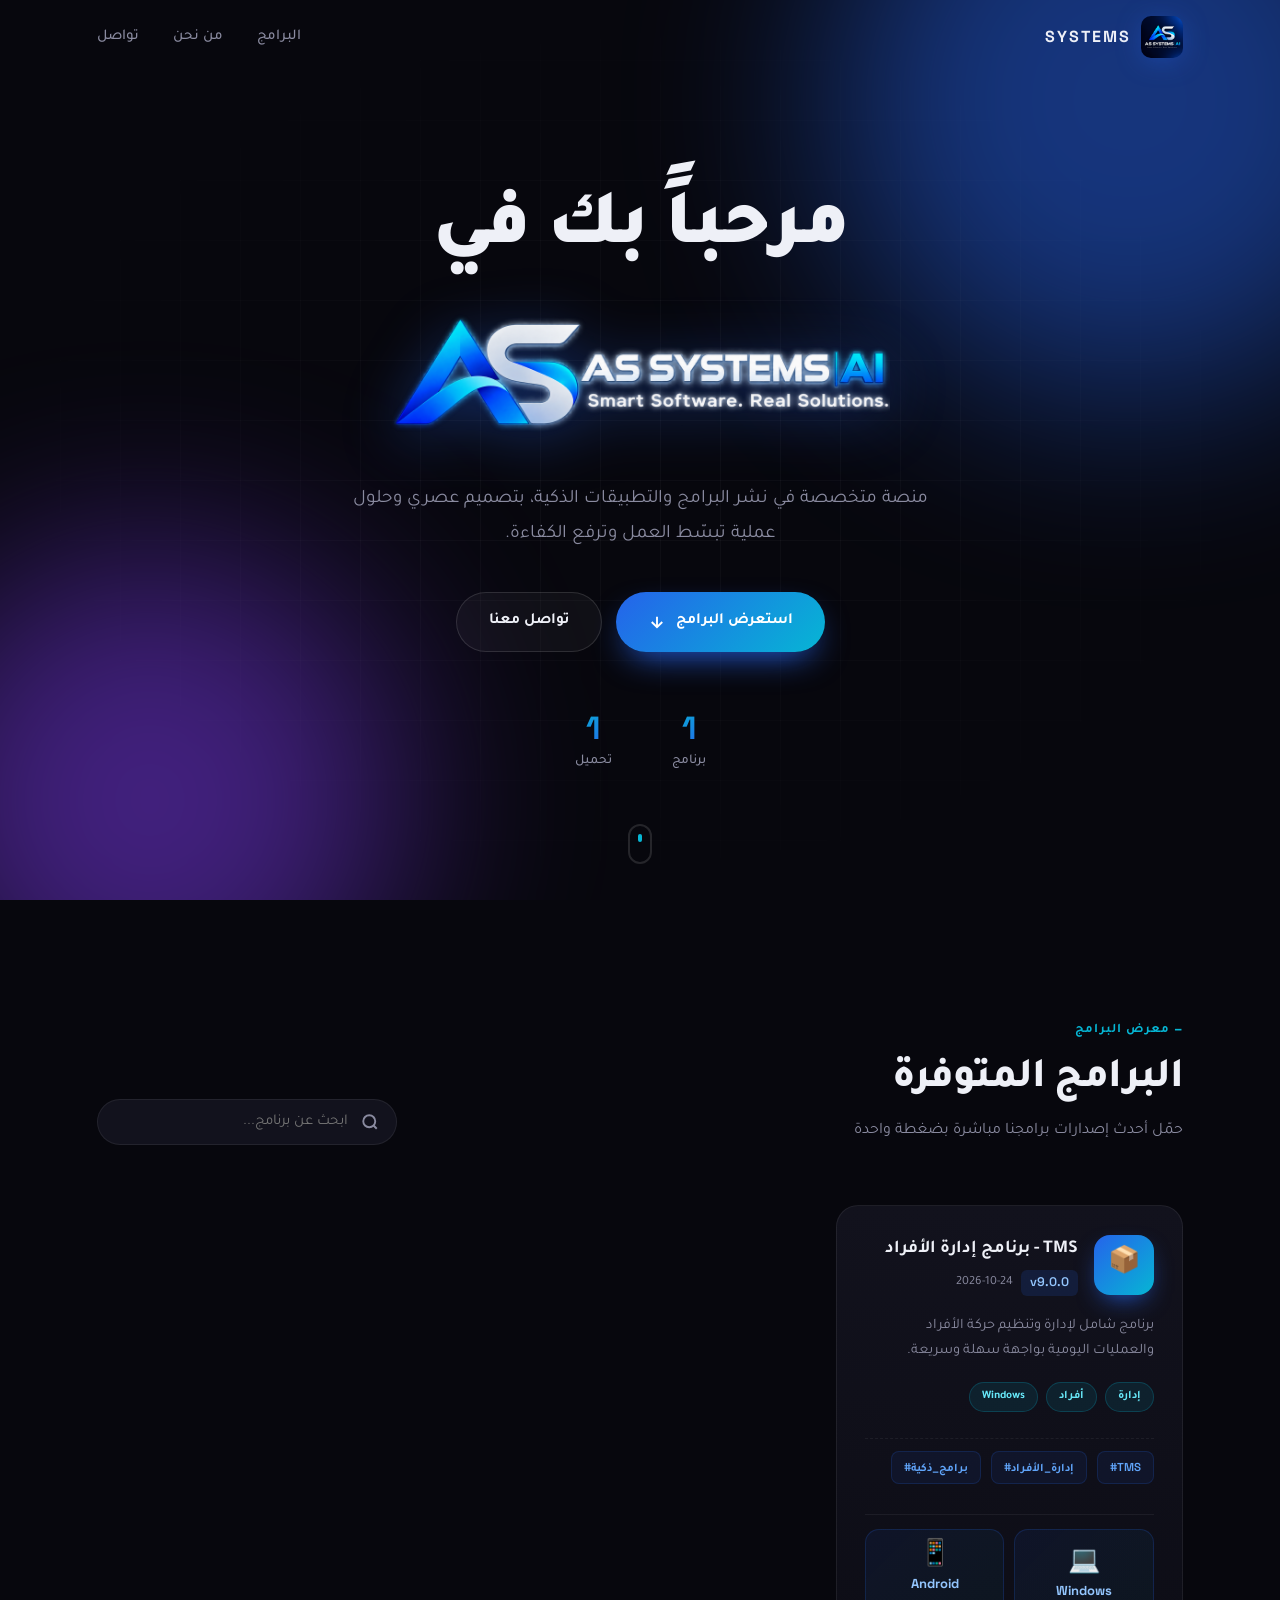
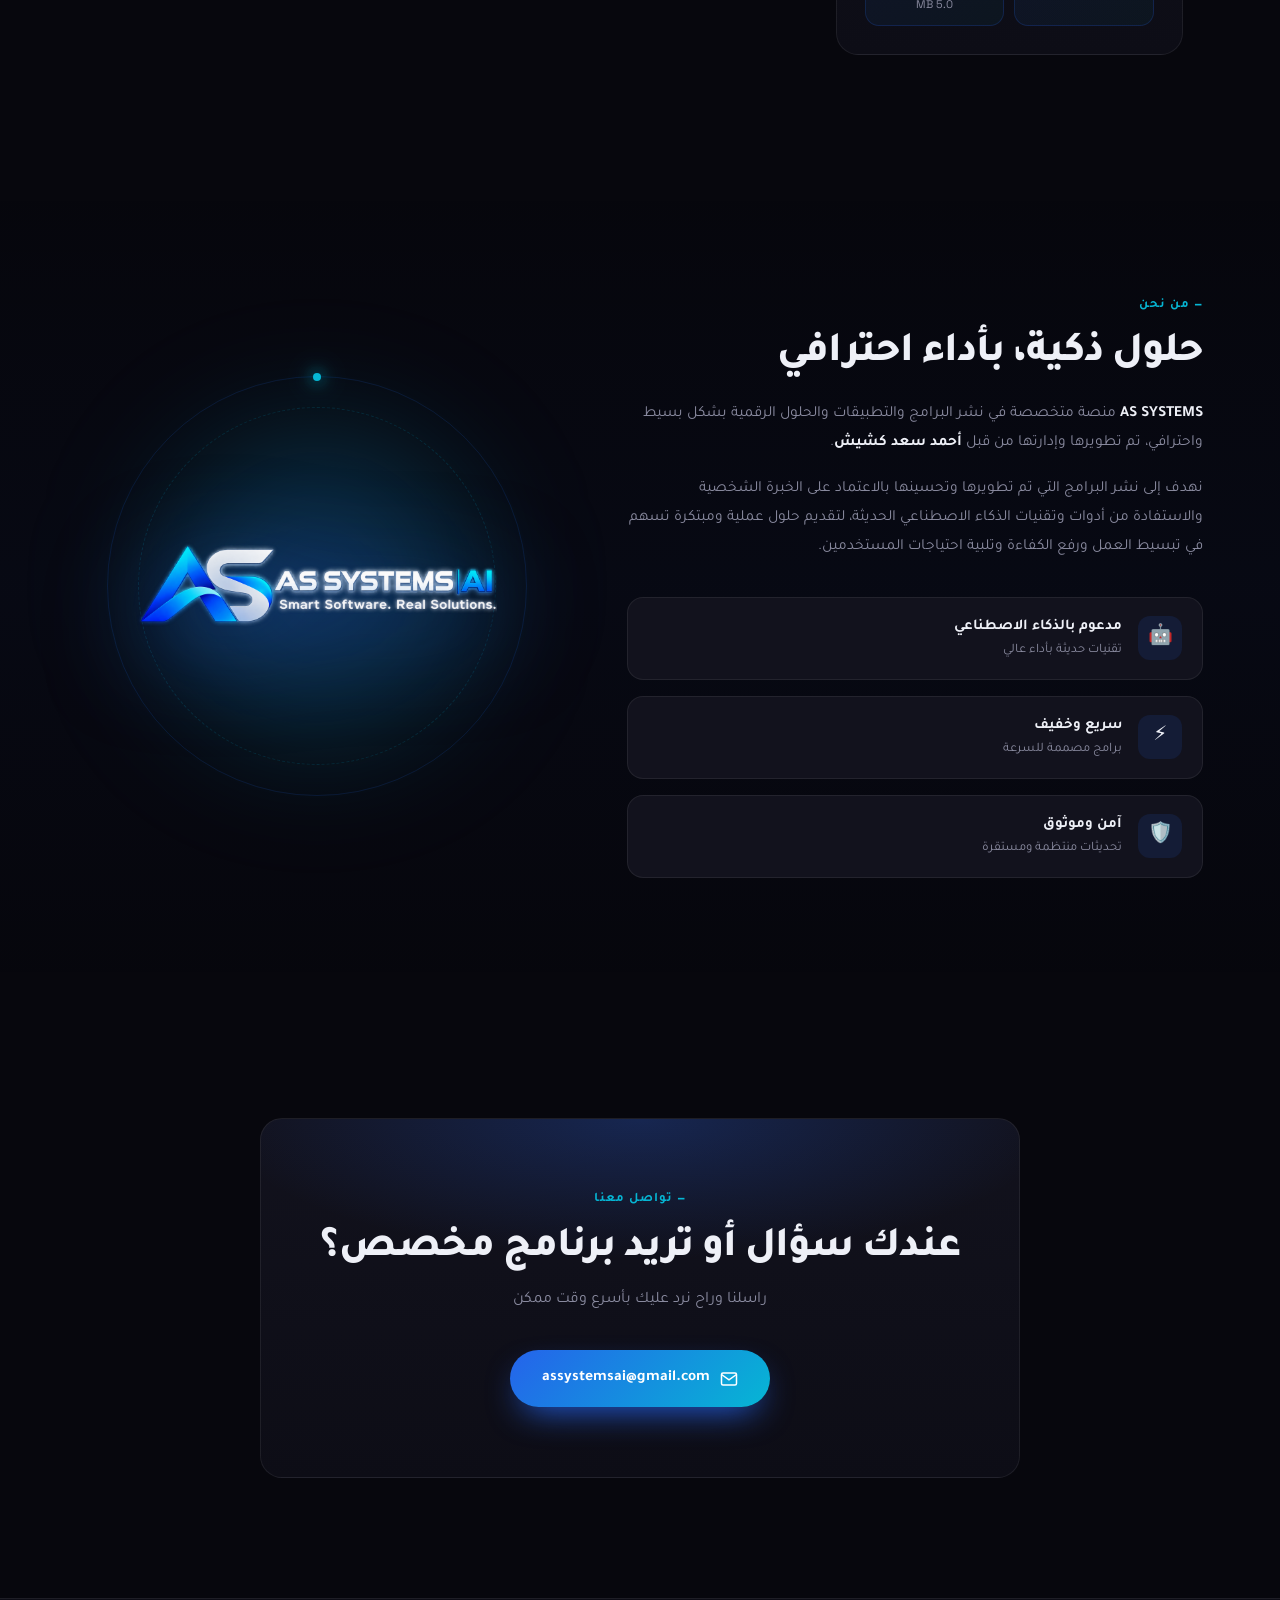
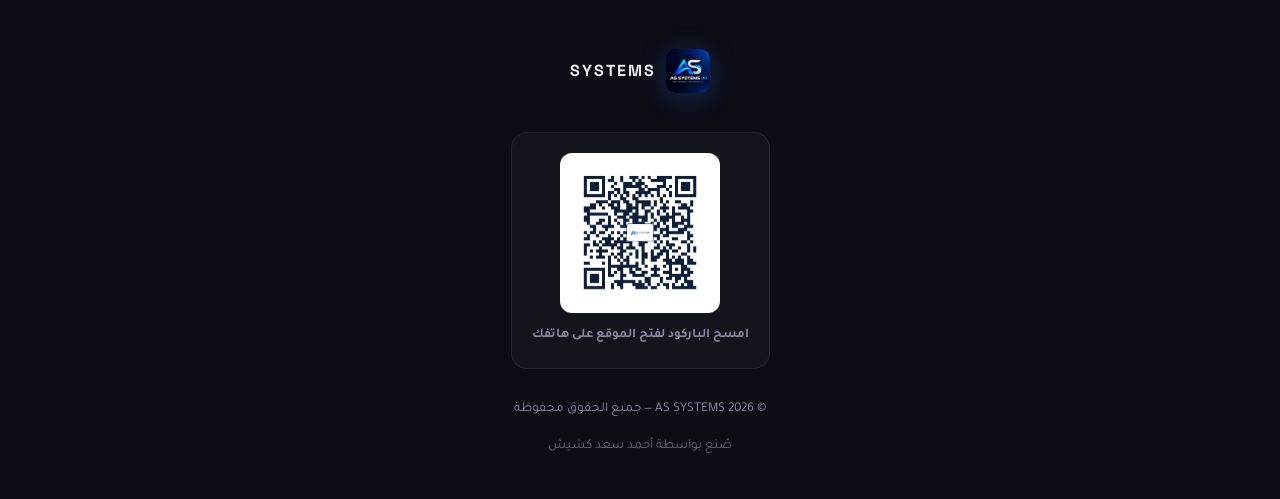
<file: index.html>
<!DOCTYPE html>
<html lang="ar" dir="rtl">
<head>
<meta charset="UTF-8" />
<meta name="viewport" content="width=device-width, initial-scale=1.0" />
<meta name="description" content="AS SYSTEMS — منصة نشر البرامج والتطبيقات الذكية من تطوير أحمد سعد كشيش" />
<meta name="keywords" content="AS SYSTEMS, أحمد سعد كشيش, برامج, تطبيقات, ذكاء اصطناعي" />
<meta name="theme-color" content="#07070d" />
<title>AS SYSTEMS — برامج وحلول ذكية</title>

<!-- أيقونة المتصفح (اللوجو المربع) -->
<link rel="icon" type="image/png" href="logo.png" />

<link rel="preconnect" href="https://fonts.googleapis.com">
<link rel="preconnect" href="https://fonts.gstatic.com" crossorigin>
<link rel="preload" as="style" href="https://fonts.googleapis.com/css2?family=Tajawal:wght@400;500;700;800;900&family=Space+Grotesk:wght@500;600;700&display=swap">
<link rel="stylesheet" href="https://fonts.googleapis.com/css2?family=Tajawal:wght@400;500;700;800;900&family=Space+Grotesk:wght@500;600;700&display=swap">
<link rel="stylesheet" href="styles.css?v=9" />

<style>
  *{margin:0;padding:0;box-sizing:border-box}
  html,body{background:#07070d;color:#eef0f7;font-family:'Tajawal',system-ui,sans-serif;overflow-x:hidden}
  body{opacity:0;transition:opacity .3s ease}
  body.loaded{opacity:1}
  #preloader{position:fixed;inset:0;z-index:9999;background:#07070d;display:flex;align-items:center;justify-content:center;transition:opacity .4s ease,visibility .4s ease}
  #preloader.hidden{opacity:0;visibility:hidden}
  .loader-logo{font-family:'Space Grotesk',sans-serif;font-size:28px;font-weight:700;color:#eef0f7;display:flex;align-items:center;gap:12px}
  .loader-mark{width:48px;height:48px;border-radius:12px;overflow:hidden;display:grid;place-items:center;animation:loadPulse 1.5s ease-in-out infinite}
  .loader-mark img{width:100%;height:100%;object-fit:contain}
  @keyframes loadPulse{0%,100%{transform:scale(1);filter:drop-shadow(0 0 0 rgba(37,99,235,.4))}50%{transform:scale(1.05);filter:drop-shadow(0 0 20px rgba(37,99,235,.6))}}
</style>
</head>
<body>

<div id="preloader">
  <div class="loader-logo">
    <span class="loader-mark">
      <img src="logo.png" alt="AS SYSTEMS" /> <!-- المربع -->
    </span>
    <span>SYSTEMS</span>
  </div>
</div>

<header class="nav" id="nav">
  <div class="nav-inner">
    <a href="#" class="logo">
      <img src="logo.png" alt="AS SYSTEMS" class="logo-img" /> <!-- المربع -->
      <span class="logo-text">SYSTEMS</span>
    </a>
    <nav class="nav-links">
      <a href="#apps">البرامج</a>
      <a href="#about">من نحن</a>
      <a href="#contact">تواصل</a>
    </nav>
    <button class="menu-btn" id="menuBtn" aria-label="القائمة">
      <span></span><span></span><span></span>
    </button>
  </div>
</header>

<section class="hero">
  <div class="hero-bg">
    <div class="orb orb-1"></div>
    <div class="orb orb-2"></div>
    <div class="grid-lines"></div>
  </div>
  <div class="hero-content">
    <h1>
      مرحباً بك في
      <br>
      <!-- اللوجو المستطيل هنا -->
      <img src="logo-full.png" alt="AS SYSTEMS" class="hero-logo-img" />
    </h1>
    <p class="hero-sub">
      منصة متخصصة في نشر البرامج والتطبيقات الذكية،
      بتصميم عصري وحلول عملية تبسّط العمل وترفع الكفاءة.
    </p>
    <div class="hero-actions">
      <a href="#apps" class="btn btn-primary">
        استعرض البرامج
        <svg width="18" height="18" viewBox="0 0 24 24" fill="none" stroke="currentColor" stroke-width="2.5"><path d="M12 5v14M5 12l7 7 7-7"/></svg>
      </a>
      <a href="#contact" class="btn btn-ghost">تواصل معنا</a>
    </div>
    <div class="hero-stats">
      <div class="stat">
        <div class="stat-num" id="statApps">0</div>
        <div class="stat-lbl">برنامج</div>
      </div>
      <div class="stat">
        <div class="stat-num" id="statDownloads">0</div>
        <div class="stat-lbl">تحميل</div>
      </div>
    </div>
  </div>
  <div class="scroll-hint"><span></span></div>
</section>

<section class="section" id="apps">
  <div class="section-head">
    <div>
      <div class="eyebrow">— معرض البرامج</div>
      <h2>البرامج المتوفرة</h2>
      <p class="section-desc">حمّل أحدث إصدارات برامجنا مباشرة بضغطة واحدة</p>
    </div>
    <div class="search-wrap">
      <svg width="18" height="18" viewBox="0 0 24 24" fill="none" stroke="currentColor" stroke-width="2.5">
        <circle cx="11" cy="11" r="8"/><path d="m21 21-4.3-4.3"/>
      </svg>
      <input id="search" type="text" placeholder="ابحث عن برنامج..." />
    </div>
  </div>
  <div id="appsGrid" class="grid">
    <div class="skeleton"></div>
    <div class="skeleton"></div>
    <div class="skeleton"></div>
  </div>
</section>

<section class="section section-alt" id="about">
  <div class="about-grid">
    <div class="about-text">
      <div class="eyebrow">— من نحن</div>
      <h2>حلول ذكية، بأداء احترافي</h2>
      <p>
        <strong>AS SYSTEMS</strong> منصة متخصصة في نشر البرامج والتطبيقات والحلول الرقمية
        بشكل بسيط واحترافي، تم تطويرها وإدارتها من قبل
        <strong>أحمد سعد كشيش</strong>.
      </p>
      <p>
        نهدف إلى نشر البرامج التي تم تطويرها وتحسينها بالاعتماد على الخبرة الشخصية
        والاستفادة من أدوات وتقنيات الذكاء الاصطناعي الحديثة، لتقديم حلول عملية
        ومبتكرة تسهم في تبسيط العمل ورفع الكفاءة وتلبية احتياجات المستخدمين.
      </p>
      <div class="about-features">
        <div class="feat">
          <div class="feat-ico">🤖</div>
          <div>
            <div class="feat-t">مدعوم بالذكاء الاصطناعي</div>
            <div class="feat-d">تقنيات حديثة بأداء عالي</div>
          </div>
        </div>
        <div class="feat">
          <div class="feat-ico">⚡</div>
          <div>
            <div class="feat-t">سريع وخفيف</div>
            <div class="feat-d">برامج مصممة للسرعة</div>
          </div>
        </div>
        <div class="feat">
          <div class="feat-ico">🛡️</div>
          <div>
            <div class="feat-t">آمن وموثوق</div>
            <div class="feat-d">تحديثات منتظمة ومستقرة</div>
          </div>
        </div>
      </div>
    </div>
    <div class="about-visual">
      <div class="logo-showcase">
        <div class="logo-glow"></div>
        <div class="logo-rings"></div>
        <!-- اللوجو المستطيل المتحرك -->
        <img src="logo-full.png" alt="AS SYSTEMS" class="logo-big" />
      </div>
    </div>
  </div>
</section>

<section class="section" id="contact">
  <div class="contact-box">
    <div class="eyebrow">— تواصل معنا</div>
    <h2>عندك سؤال أو تريد برنامج مخصص؟</h2>
    <p class="section-desc">راسلنا وراح نرد عليك بأسرع وقت ممكن</p>
    <div class="contact-actions">
      <a href="mailto:assystemsai@gmail.com" class="btn btn-primary">
        <svg width="18" height="18" viewBox="0 0 24 24" fill="none" stroke="currentColor" stroke-width="2"><rect x="2" y="4" width="20" height="16" rx="2"/><path d="m22 6-10 7L2 6"/></svg>
        assystemsai@gmail.com
      </a>
    </div>
  </div>
</section>

<footer>
  <div class="footer-inner">
    <div class="logo">
      <img src="logo.png" alt="AS SYSTEMS" class="logo-img" /> <!-- المربع -->
      <span class="logo-text">SYSTEMS</span>
    </div>
    
    <!-- 🔲 الباركود الجديد هنا 🔲 -->
    <div class="footer-qr">
      <img src="qr-code.png" alt="Scan to open on mobile" />
      <p>امسح الباركود لفتح الموقع على هاتفك</p>
    </div>

    <p>© <span id="year"></span> AS SYSTEMS — جميع الحقوق محفوظة</p>
    <p class="footer-credit">صُنع بواسطة أحمد سعد كشيش</p>
  </div>
</footer>

<div class="modal-overlay" id="downloadModal">
  <div class="modal-box">
    <button class="modal-close" id="modalClose" aria-label="إغلاق">✕</button>
    <div class="modal-icon">📥</div>
    <h3 class="modal-title">قبل التحميل</h3>
    <p class="modal-sub">الرجاء إدخال معلوماتك لتحميل <strong id="modalAppName"></strong></p>
    <form id="downloadForm" class="modal-form">
      <div class="form-group">
        <label for="userName">الاسم الكامل *</label>
        <input type="text" id="userName" required placeholder="مثال: أحمد محمد" />
      </div>
      <div class="form-group">
        <label for="userOrg">المؤسسة / جهة العمل *</label>
        <input type="text" id="userOrg" required placeholder="مثال: شركة النور" />
      </div>
      <div class="form-group">
        <label for="userEmail">البريد الإلكتروني *</label>
        <input type="email" id="userEmail" required placeholder="you@example.com" />
      </div>
      <button type="submit" class="btn btn-primary modal-submit" id="modalSubmit">
        <span>تأكيد التحميل</span>
      </button>
      <p class="modal-privacy">🔒 معلوماتك محفوظة ولا تُستخدم إلا للتواصل معك بخصوص التحديثات</p>
    </form>
    <div class="modal-success" id="modalSuccess">
      <div class="success-icon">✅</div>
      <h3>شكراً لك!</h3>
      <p>تم تسجيل بياناتك بنجاح</p>
      <p class="small">سيبدأ التحميل تلقائياً...</p>
      <a href="#" id="modalDownloadLink" class="btn btn-primary">التحميل الآن</a>
    </div>
  </div>
</div>

<script src="script.js?v=5"></script>

<script>
  window.addEventListener('load', function() {
    setTimeout(function() {
      var p = document.getElementById('preloader');
      if (p) p.classList.add('hidden');
      document.body.classList.add('loaded');
    }, 200);
  });
  setTimeout(function() {
    var p = document.getElementById('preloader');
    if (p) p.classList.add('hidden');
    document.body.classList.add('loaded');
  }, 3000);
</script>
</body>
</html>
</file>
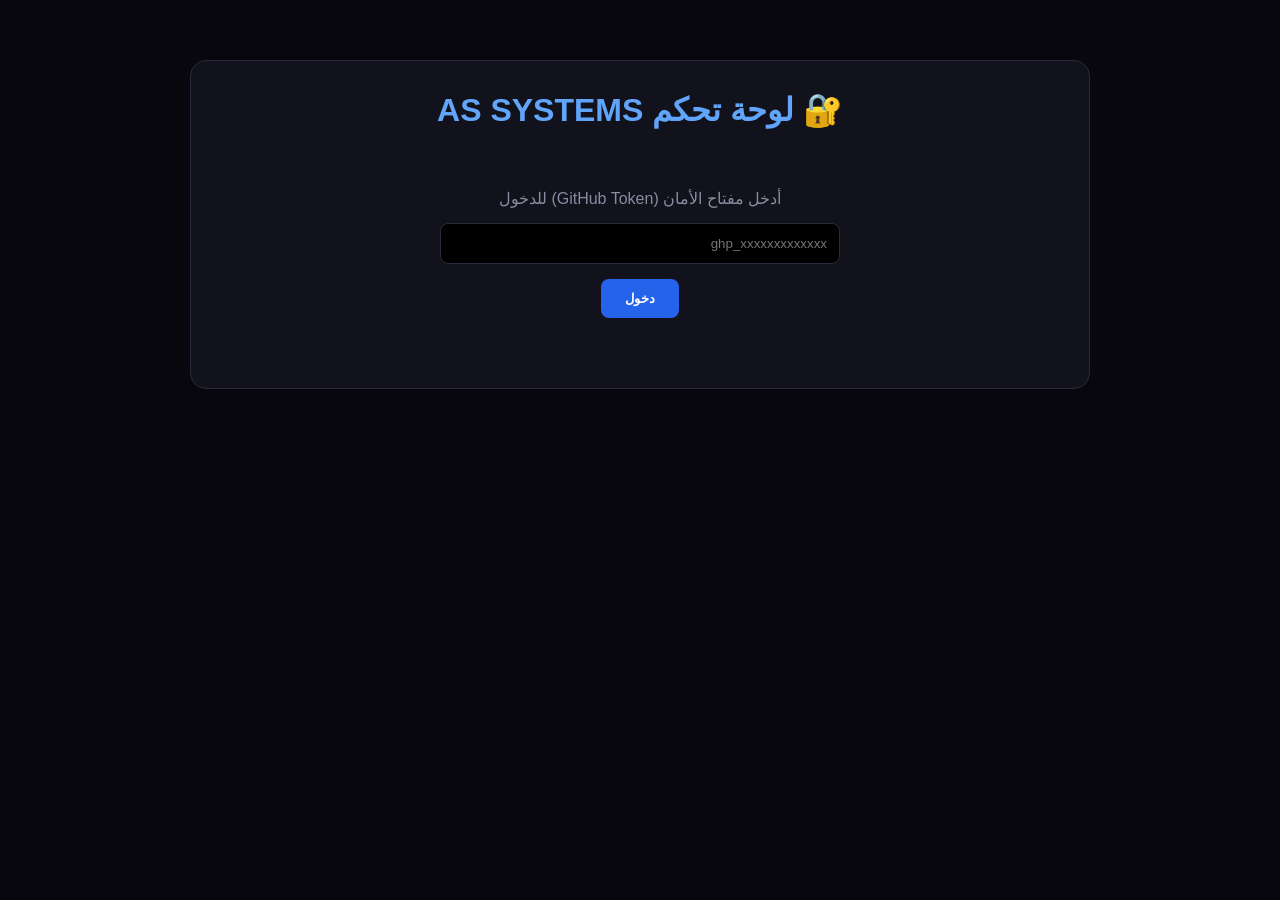
<file: admin.html>
<!DOCTYPE html>
<html lang="ar" dir="rtl">
<head>
<meta charset="UTF-8">
<meta name="viewport" content="width=device-width, initial-scale=1.0">
<title>لوحة التحكم - AS SYSTEMS</title>
<style>
  :root { --bg:#07070d; --surface:#12121d; --border:#2a2a3a; --accent:#2563eb; --text:#eef0f7; }
  * { margin:0; padding:0; box-sizing:border-box; font-family:'Tajawal', sans-serif; }
  body { background:var(--bg); color:var(--text); padding:20px; display:flex; justify-content:center; }
  .container { width:100%; max-width:900px; background:var(--surface); border:1px solid var(--border); border-radius:16px; padding:30px; margin-top:40px; }
  h1 { text-align:center; margin-bottom:20px; color:#60a5fa; }
  
  #loginScreen { text-align:center; padding:40px 0; }
  #loginScreen input { padding:12px; width:100%; max-width:400px; border-radius:8px; border:1px solid var(--border); background:#000; color:#fff; margin-bottom:15px; }
  .btn { background:var(--accent); color:#fff; border:none; padding:12px 24px; border-radius:8px; cursor:pointer; font-weight:bold; transition:0.3s; }
  .btn:hover { background:#1d4ed8; }
  .btn-danger { background:#dc2626; }
  .btn-danger:hover { background:#b91c1c; }
  .btn-sm { padding:6px 12px; font-size:13px; }

  #dashboard { display:none; }
  .app-list { margin-top:20px; display:flex; flex-direction:column; gap:15px; }
  .app-item { background:#1a1a2e; border:1px solid var(--border); padding:15px; border-radius:12px; display:flex; justify-content:space-between; align-items:center; flex-wrap:wrap; gap:10px; }
  .app-info h3 { margin-bottom:5px; }
  .app-info p { font-size:13px; color:#8a8ba0; }
  .app-actions { display:flex; gap:8px; }
  
  .form-box { background:#1a1a2e; border:1px solid var(--border); padding:20px; border-radius:12px; margin-top:30px; display:none; }
  .form-group { margin-bottom:12px; }
  .form-group label { display:block; margin-bottom:5px; font-size:14px; }
  .form-group input[type="text"], .form-group textarea { width:100%; padding:10px; border-radius:8px; border:1px solid var(--border); background:#000; color:#fff; }
  .form-row { display:flex; gap:10px; }
  .form-row .form-group { flex:1; }
  
  .progress-container { margin-top:15px; display:none; }
  progress { width:100%; height:20px; border-radius:10px; }
  progress::-webkit-progress-bar { background:#000; border-radius:10px; }
  progress::-webkit-progress-value { background:linear-gradient(90deg, #2563eb, #06b6d4); border-radius:10px; }
  #statusText { text-align:center; margin-top:10px; font-size:14px; color:#60a5fa; }

  .checkbox-group { display:flex; align-items:center; gap:10px; background:rgba(255,255,255,0.05); padding:10px; border-radius:8px; margin-bottom:12px; }
  .checkbox-group input[type="checkbox"] { width:18px; height:18px; cursor:pointer; }

  .platform-badge { display:inline-block; font-size:11px; padding:2px 8px; border-radius:6px; margin-left:5px; font-weight:600; }
  .badge-win { background:rgba(37,99,235,0.2); color:#93c5fd; }
  .badge-and { background:rgba(16,185,129,0.2); color:#34d399; }
</style>
</head>
<body>

<div class="container">
  <h1>🔐 لوحة تحكم AS SYSTEMS</h1>

  <div id="loginScreen">
    <p style="margin-bottom:15px; color:#8a8ba0;">أدخل مفتاح الأمان (GitHub Token) للدخول</p>
    <input type="password" id="tokenInput" placeholder="ghp_xxxxxxxxxxxxx" />
    <br>
    <button class="btn" onclick="login()">دخول</button>
    <p id="loginError" style="color:#ef4444; margin-top:10px; display:none;">❌ المفتاح غير صحيح أو لا يملك صلاحيات.</p>
  </div>

  <div id="dashboard">
    <div style="display:flex; justify-content:space-between; align-items:center; margin-bottom:20px;">
      <h2>التطبيقات الحالية</h2>
      <button class="btn" onclick="showForm()">+ إضافة تطبيق جديد</button>
    </div>
    
    <div id="appList" class="app-list"></div>

    <!-- نموذج الإضافة/التعديل -->
    <div id="appForm" class="form-box">
      <h3 id="formTitle" style="margin-bottom:15px;">إضافة تطبيق جديد</h3>
      <input type="hidden" id="appIndex" />
      
      <div class="form-row">
        <div class="form-group">
          <label>اسم التطبيق *</label>
          <input type="text" id="appName" required />
        </div>
        <div class="form-group">
          <label>الإصدار (بدون v) *</label>
          <input type="text" id="appVersion" placeholder="1.0.0" required />
        </div>
      </div>

      <div class="form-group">
        <label>الوصف</label>
        <textarea id="appDesc" rows="2"></textarea>
      </div>

      <div class="form-row">
        <div class="form-group">
          <label>رابط أيقونة التطبيق (اختياري)</label>
          <input type="text" id="appIcon" placeholder="مثال: tms.png أو https://..." />
        </div>
        <div class="form-group">
          <label>التاجات (Tags) - مفصولة بفاصلة</label>
          <input type="text" id="appTags" placeholder="إدارة, أفراد" />
        </div>
      </div>
      
      <div class="form-group">
        <label>الهاشتاقات (Hashtags) - مفصولة بفاصلة</label>
        <input type="text" id="appHashtags" placeholder="#TMS, #إدارة_الأفراد" />
      </div>

      <div class="form-group">
        <label>الكلمات المفتاحية (Keywords) - مفصولة بفاصلة</label>
        <input type="text" id="appKeywords" placeholder="TMS, HR software" />
      </div>

      <div class="checkbox-group">
        <input type="checkbox" id="appFeatured" checked />
        <label for="appFeatured" style="margin:0; cursor:pointer;">تطبيق مميز (يظهر في مقدمة الموقع)</label>
      </div>

      <!-- ========== قسم Windows ========== -->
      <div class="form-group" style="margin-top:15px; background:rgba(37,99,235,0.1); padding:15px; border-radius:8px; border:1px dashed #2563eb;">
        <label style="color:#60a5fa; font-weight:bold;">💻 ملف نسخة Windows (اختياري)</label>
        <input type="file" id="appFile" style="margin-top:10px; color:#fff; background:transparent; border:none;" />
        <small style="color:#8a8ba0; display:block; margin-top:5px;">إذا كان الملف أكبر من 25 ميجا، سيُفتح GitHub لرفعه.</small>
        <div class="form-group" style="margin-top:10px;">
          <label>أو ضع رابط تحميل Windows جاهز</label>
          <input type="text" id="appUrl" placeholder="https://github.com/.../TMS.zip" />
        </div>
      </div>

      <!-- ========== قسم Android ========== -->
      <div class="form-group" style="margin-top:15px; background:rgba(16,185,129,0.1); padding:15px; border-radius:8px; border:1px dashed #10b981;">
        <label style="color:#34d399; font-weight:bold;">📱 ملف نسخة Android (اختياري)</label>
        <input type="file" id="appFileAndroid" accept=".apk,.zip" style="margin-top:10px; color:#fff; background:transparent; border:none;" />
        <small style="color:#8a8ba0; display:block; margin-top:5px;">إذا كان الملف أكبر من 25 ميجا، سيُفتح GitHub لرفعه.</small>
        <div class="form-group" style="margin-top:10px;">
          <label>أو ضع رابط تحميل Android جاهز</label>
          <input type="text" id="appUrlAndroid" placeholder="https://github.com/.../app.apk" />
        </div>
      </div>

      <div class="progress-container" id="progressContainer">
        <progress id="uploadProgress" value="0" max="100"></progress>
        <div id="statusText">جاري التحضير...</div>
      </div>

      <div style="display:flex; gap:10px; margin-top:15px;">
        <button class="btn" id="saveBtn" onclick="saveApp()">💾 حفظ ونشر</button>
        <button class="btn" style="background:#4b5563;" onclick="hideForm()">إلغاء</button>
      </div>
    </div>
  </div>
</div>

<script src="admin.js"></script>
</body>
</html>
</file>
<file: styles.css>
/* ================= ROOT ================= */
:root{
  --bg:#07070d; --bg-2:#0d0d16; --surface:#12121d; --surface-2:#181826;
  --border:rgba(255,255,255,.07); --border-2:rgba(255,255,255,.12);
  --text:#eef0f7; --muted:#8a8ba0;
  --accent:#2563eb; --accent-2:#06b6d4; --accent-3:#7c3aed;
  --radius:16px; --radius-lg:22px;
  --ease:cubic-bezier(.22,1,.36,1);
}
*{margin:0;padding:0;box-sizing:border-box}
html{scroll-behavior:smooth}
body{background:var(--bg);color:var(--text);font-family:'Tajawal',system-ui,sans-serif;line-height:1.75;overflow-x:hidden;-webkit-font-smoothing:antialiased;opacity:0;transition:opacity .3s ease}
body.loaded{opacity:1}
a{color:inherit;text-decoration:none}
img{max-width:100%;display:block}
::selection{background:var(--accent);color:#fff}
::-webkit-scrollbar{width:10px}
::-webkit-scrollbar-track{background:var(--bg)}
::-webkit-scrollbar-thumb{background:var(--surface-2);border-radius:10px}
::-webkit-scrollbar-thumb:hover{background:var(--accent)}

/* ================= NAV ================= */
.nav{position:fixed;top:0;left:0;right:0;z-index:100;padding:16px 0;transition:.4s var(--ease)}
.nav.scrolled{background:rgba(7,7,13,.75);backdrop-filter:blur(20px);-webkit-backdrop-filter:blur(20px);border-bottom:1px solid var(--border);padding:10px 0}
.nav-inner{max-width:1240px;margin:auto;padding:0 6vw;display:flex;align-items:center;justify-content:space-between}
.logo{display:flex;align-items:center;gap:10px;font-weight:800}
.logo-img{width:42px;height:42px;border-radius:10px;object-fit:contain;flex-shrink:0;transition:.3s var(--ease);filter:drop-shadow(0 4px 12px rgba(37,99,235,.3))}
.logo:hover .logo-img{transform:scale(1.08);filter:drop-shadow(0 6px 18px rgba(37,99,235,.6))}
.logo-text{font-family:'Space Grotesk';letter-spacing:2px;font-size:16px}
.nav-links{display:flex;gap:34px}
.nav-links a{color:var(--muted);font-size:15px;font-weight:500;position:relative;transition:.3s}
.nav-links a::after{content:'';position:absolute;bottom:-6px;right:0;width:0;height:2px;border-radius:2px;background:linear-gradient(90deg,var(--accent),var(--accent-2));transition:.35s var(--ease)}
.nav-links a:hover{color:var(--text)}
.nav-links a:hover::after{width:100%}
.menu-btn{display:none;background:none;border:none;cursor:pointer;flex-direction:column;gap:5px;padding:8px}
.menu-btn span{width:24px;height:2px;background:var(--text);border-radius:2px;transition:.3s var(--ease)}

/* ================= HERO ================= */
.hero{min-height:100vh;position:relative;display:grid;place-items:center;padding:140px 6vw 80px;overflow:hidden}
.hero-bg{position:absolute;inset:0;pointer-events:none;overflow:hidden}
.orb{position:absolute;border-radius:50%;filter:blur(100px);opacity:.5}
.orb-1{width:600px;height:600px;background:var(--accent);top:-200px;right:-150px;animation:float 14s ease-in-out infinite}
.orb-2{width:500px;height:500px;background:var(--accent-3);bottom:-150px;left:-100px;animation:float 18s ease-in-out infinite reverse}
.grid-lines{position:absolute;inset:0;background-image:linear-gradient(rgba(255,255,255,.03) 1px,transparent 1px),linear-gradient(90deg,rgba(255,255,255,.03) 1px,transparent 1px);background-size:60px 60px;mask-image:radial-gradient(ellipse at center,#000 20%,transparent 75%);-webkit-mask-image:radial-gradient(ellipse at center,#000 20%,transparent 75%)}
@keyframes float{0%,100%{transform:translate(0,0)}50%{transform:translate(40px,-40px)}}
.hero-content{position:relative;text-align:center;max-width:820px;z-index:2;animation:fadeUp 1s var(--ease) both}
.hero h1{font-size:clamp(38px,7.5vw,78px);font-weight:900;line-height:1.15;letter-spacing:-2px;margin-bottom:24px}
.grad{background:linear-gradient(135deg,var(--accent) 0%,var(--accent-2) 50%,var(--accent-3) 100%);background-size:200% 200%;-webkit-background-clip:text;background-clip:text;color:transparent;animation:gradShift 6s ease infinite;display:inline-block}
@keyframes gradShift{0%,100%{background-position:0% 50%}50%{background-position:100% 50%}}

/* ✨ تنسيق اللوجو المستطيل في الهيرو ✨ */
.hero-logo-img {
  display: block;
  max-width: 100%;
  width: 500px;
  height: auto;
  margin: 15px auto 0;
  filter: drop-shadow(0 10px 30px rgba(37,99,235,0.4));
  animation: floatHero 4s ease-in-out infinite;
}
@keyframes floatHero {
  0%, 100% { transform: translateY(0); }
  50% { transform: translateY(-8px); }
}
@media(max-width:768px){
  .hero-logo-img { width: 100%; }
}

.hero-sub{font-size:clamp(15px,1.8vw,19px);color:var(--muted);max-width:620px;margin:0 auto 40px;line-height:1.85}
.hero-actions{display:flex;gap:14px;justify-content:center;flex-wrap:wrap;margin-bottom:60px}
.btn{display:inline-flex;align-items:center;gap:10px;padding:15px 32px;border-radius:100px;font-family:inherit;font-size:15.5px;font-weight:700;cursor:pointer;border:none;transition:.35s var(--ease);white-space:nowrap}
.btn-primary{background:linear-gradient(135deg,var(--accent),var(--accent-2));color:#fff;box-shadow:0 14px 34px -12px var(--accent)}
.btn-primary:hover{transform:translateY(-3px);box-shadow:0 22px 45px -12px var(--accent);filter:brightness(1.08)}
.btn-ghost{background:rgba(255,255,255,.04);border:1px solid var(--border-2);color:var(--text)}
.btn-ghost:hover{background:rgba(255,255,255,.08);border-color:var(--accent)}
.hero-stats{display:flex;justify-content:center;gap:60px;flex-wrap:wrap}
.stat{text-align:center}
.stat-num{font-family:'Space Grotesk';font-size:32px;font-weight:700;background:linear-gradient(135deg,var(--accent-2),var(--accent));-webkit-background-clip:text;background-clip:text;color:transparent;line-height:1;margin-bottom:6px}
.stat-lbl{font-size:13.5px;color:var(--muted);font-weight:500}
.scroll-hint{position:absolute;bottom:36px;left:50%;transform:translateX(-50%)}
.scroll-hint span{display:block;width:24px;height:40px;border:2px solid var(--border-2);border-radius:100px;position:relative}
.scroll-hint span::after{content:'';position:absolute;top:8px;left:50%;transform:translateX(-50%);width:4px;height:8px;border-radius:2px;background:var(--accent-2);animation:scrollDot 1.8s ease-in-out infinite}
@keyframes scrollDot{0%{top:8px;opacity:1}100%{top:22px;opacity:0}}

/* ================= SECTION ================= */
.section{padding:120px 6vw;max-width:1240px;margin:auto;position:relative}
.section-alt{max-width:none;background:linear-gradient(180deg,transparent,rgba(37,99,235,.03),transparent);padding:120px 6vw}
.section-head{display:flex;justify-content:space-between;align-items:flex-end;gap:30px;flex-wrap:wrap;margin-bottom:60px}
.eyebrow{font-size:13px;color:var(--accent-2);font-weight:700;letter-spacing:1px;margin-bottom:12px}
.section h2{font-size:clamp(28px,4.5vw,42px);font-weight:800;letter-spacing:-1px;line-height:1.2;margin-bottom:12px}
.section-desc{color:var(--muted);font-size:16px}
.search-wrap{position:relative;flex-shrink:0}
.search-wrap svg{position:absolute;top:50%;right:18px;transform:translateY(-50%);color:var(--muted);pointer-events:none}
#search{width:300px;padding:13px 48px 13px 20px;background:var(--surface);border:1px solid var(--border);border-radius:100px;color:var(--text);font-family:inherit;font-size:15px;outline:none;transition:.3s var(--ease)}
#search:focus{border-color:var(--accent);box-shadow:0 0 0 4px rgba(37,99,235,.12)}

/* ================= GRID & CARDS ================= */
.grid{display:grid;gap:22px;grid-template-columns:repeat(auto-fill,minmax(330px,1fr))}
.card{position:relative;background:linear-gradient(180deg,var(--surface),var(--bg-2));border:1px solid var(--border);border-radius:var(--radius-lg);padding:28px;display:flex;flex-direction:column;gap:18px;overflow:hidden;transition:.45s var(--ease);animation:fadeUp .6s var(--ease) both}
.card::before{content:'';position:absolute;inset:0;background:radial-gradient(500px 200px at 100% 0%,rgba(37,99,235,.18),transparent 70%);opacity:0;transition:.45s;pointer-events:none}
.card:hover{transform:translateY(-6px);border-color:rgba(37,99,235,.4);box-shadow:0 30px 60px -30px rgba(37,99,235,.5)}
.card:hover::before{opacity:1}
.card-head{display:flex;gap:16px;align-items:center}
.card-icon{width:60px;height:60px;border-radius:16px;background:linear-gradient(135deg,var(--accent),var(--accent-2));display:grid;place-items:center;font-size:26px;flex-shrink:0;box-shadow:0 10px 26px -10px var(--accent);overflow:hidden}
.card-icon img{width:100%;height:100%;object-fit:cover}
.card-title-wrap{min-width:0;flex:1}
.card-title{font-size:18px;font-weight:700;margin-bottom:4px;overflow:hidden;text-overflow:ellipsis;white-space:nowrap}
.card-ver{font-size:12.5px;color:var(--muted);display:flex;align-items:center;gap:8px;flex-wrap:wrap}
.chip-ver{padding:2px 9px;border-radius:6px;background:rgba(37,99,235,.15);color:#93c5fd;font-weight:600;font-family:'Space Grotesk'}
.card-desc{color:var(--muted);font-size:14.5px;flex-grow:1;display:-webkit-box;-webkit-line-clamp:3;-webkit-box-orient:vertical;overflow:hidden}

/* Tags */
.tags{display:flex;flex-wrap:wrap;gap:8px}
.tag{font-size:11.5px;padding:4px 12px;border-radius:100px;background:rgba(6,182,212,.1);color:#67e8f9;border:1px solid rgba(6,182,212,.22);font-weight:600}

/* Hashtags */
.hashtags{display:flex;flex-wrap:wrap;gap:10px;margin-top:8px;padding-top:12px;border-top:1px dashed rgba(255,255,255,.06)}
.hashtag{display:inline-block;font-size:11.5px;padding:5px 12px;border-radius:8px;background:rgba(37,99,235,.08);color:#60a5fa;border:1px solid rgba(37,99,235,.18);font-weight:600;font-family:'Space Grotesk','Tajawal',sans-serif;transition:.25s var(--ease);direction:ltr;white-space:nowrap}
.hashtag:hover{background:rgba(37,99,235,.18);border-color:rgba(37,99,235,.4);color:#93c5fd;transform:translateY(-2px)}

/* Resources */
.resources{margin-top:12px;padding-top:12px;border-top:1px dashed rgba(255,255,255,.06)}
.resources-title{font-size:12px;font-weight:700;color:var(--muted);margin-bottom:10px}
.resources-grid{display:grid;grid-template-columns:repeat(auto-fill,minmax(130px,1fr));gap:8px}
.resource-btn{display:flex;align-items:center;gap:8px;padding:10px 14px;background:rgba(124,58,237,.08);border:1px solid rgba(124,58,237,.2);border-radius:10px;text-decoration:none;color:var(--text);transition:.3s var(--ease);cursor:pointer;font-family:inherit;font-size:12.5px;font-weight:600}
.resource-btn:hover{background:rgba(124,58,237,.15);border-color:rgba(124,58,237,.5);transform:translateY(-2px);box-shadow:0 8px 20px -10px rgba(124,58,237,.6)}
.resource-icon{font-size:16px;line-height:1}
.resource-title{white-space:nowrap;overflow:hidden;text-overflow:ellipsis}

/* Platforms */
.platforms{display:grid;grid-template-columns:repeat(auto-fill,minmax(130px,1fr));gap:10px;margin-top:12px;padding-top:14px;border-top:1px solid rgba(255,255,255,.06)}
.platform-btn{position:relative;display:flex;flex-direction:column;align-items:center;justify-content:center;gap:5px;padding:14px 10px;background:linear-gradient(135deg,rgba(37,99,235,.08),rgba(6,182,212,.05));border:1px solid rgba(37,99,235,.2);border-radius:14px;text-decoration:none;color:var(--text);transition:.3s var(--ease);cursor:pointer;font-family:inherit;width:100%}
.platform-btn:hover{transform:translateY(-3px);border-color:var(--accent);background:linear-gradient(135deg,rgba(37,99,235,.15),rgba(6,182,212,.1));box-shadow:0 12px 28px -14px var(--accent)}
.platform-icon{font-size:26px;line-height:1}
.platform-name{font-size:13px;font-weight:700;color:#93c5fd;font-family:'Space Grotesk','Tajawal',sans-serif}
.platform-size{font-size:11px;color:var(--muted);font-family:'Space Grotesk',sans-serif}

/* Download Badge */
.download-badge{display:inline-flex;align-items:center;gap:5px;font-size:11px;color:#22c55e;font-weight:600;padding:3px 9px;border-radius:100px;background:rgba(34,197,94,.1);border:1px solid rgba(34,197,94,.25);margin-top:4px;font-family:'Space Grotesk',sans-serif;direction:ltr}

/* Skeletons */
.skeleton{height:230px;border-radius:var(--radius-lg);background:linear-gradient(90deg,var(--surface) 25%,var(--surface-2) 50%,var(--surface) 75%);background-size:200% 100%;animation:shimmer 1.4s infinite}
@keyframes shimmer{0%{background-position:200% 0}100%{background-position:-200% 0}}
.empty{grid-column:1/-1;text-align:center;padding:80px 20px;color:var(--muted)}
.empty-icon{font-size:48px;margin-bottom:12px}

/* ================= ABOUT ================= */
.about-grid{max-width:1240px;margin:auto;display:grid;grid-template-columns:1.2fr 1fr;gap:70px;align-items:center}
.about-text h2{font-size:clamp(28px,4.5vw,42px);font-weight:800;letter-spacing:-1px;line-height:1.2;margin-bottom:20px}
.about-text p{color:var(--muted);font-size:15.5px;line-height:1.9;margin-bottom:16px}
.about-text strong{color:var(--text)}
.about-features{display:grid;gap:16px;margin-top:34px}
.feat{display:flex;gap:16px;align-items:center;padding:16px 20px;background:var(--surface);border:1px solid var(--border);border-radius:var(--radius);transition:.35s var(--ease)}
.feat:hover{border-color:rgba(37,99,235,.4);transform:translateX(-6px);background:var(--surface-2)}
.feat-ico{width:44px;height:44px;border-radius:12px;background:rgba(37,99,235,.12);display:grid;place-items:center;font-size:20px;flex-shrink:0}
.feat-t{font-weight:700;font-size:15px}
.feat-d{color:var(--muted);font-size:13px}
.about-visual{position:relative}

/* ==================== Logo Showcase (Rectangular in About) ==================== */
.logo-showcase{
  position:relative;
  display:flex;
  align-items:center;
  justify-content:center;
  padding:60px;
  min-height:480px;
}
.logo-glow{
  position:absolute;
  width:400px;height:400px;
  border-radius:50%;
  background:radial-gradient(circle,rgba(37,99,235,.4) 0%,rgba(6,182,212,.2) 40%,transparent 70%);
  filter:blur(60px);
  animation:glowPulse 4s ease-in-out infinite;
}
@keyframes glowPulse{
  0%,100%{transform:scale(1);opacity:.7}
  50%{transform:scale(1.15);opacity:1}
}
.logo-rings{
  position:absolute;
  width:420px;height:420px;
  border-radius:50%;
  border:1px solid rgba(37,99,235,.15);
  animation:spinSlow 25s linear infinite;
}
.logo-rings::before{
  content:'';
  position:absolute;
  inset:30px;
  border-radius:50%;
  border:1px dashed rgba(6,182,212,.15);
  animation:spinSlow 20s linear infinite reverse;
}
.logo-rings::after{
  content:'';
  position:absolute;
  top:-4px;left:50%;
  transform:translateX(-50%);
  width:8px;height:8px;
  border-radius:50%;
  background:var(--accent-2);
  box-shadow:0 0 15px var(--accent-2),0 0 30px var(--accent-2);
}
@keyframes spinSlow{
  from{transform:rotate(0deg)}
  to{transform:rotate(360deg)}
}
.logo-big{
  position:relative;
  width:100%;
  max-width:380px;
  height:auto;
  z-index:2;
  animation:logoFloat 5s ease-in-out infinite;
  filter:drop-shadow(0 20px 50px rgba(37,99,235,.5));
  object-fit:contain;
}
@keyframes logoFloat{
  0%,100%{transform:translateY(0) scale(1)}
  50%{transform:translateY(-15px) scale(1.03)}
}

/* ================= CONTACT ================= */
.contact-box{text-align:center;max-width:760px;margin:auto;padding:70px 40px;background:linear-gradient(180deg,var(--surface),var(--bg-2));border:1px solid var(--border);border-radius:var(--radius-lg);position:relative;overflow:hidden}
.contact-box::before{content:'';position:absolute;inset:0;background:radial-gradient(600px 200px at 50% 0%,rgba(37,99,235,.25),transparent 70%);pointer-events:none}
.contact-box > *{position:relative}
.contact-actions{display:flex;justify-content:center;gap:14px;flex-wrap:wrap;margin-top:36px}

/* ================= FOOTER ================= */
footer{border-top:1px solid var(--border);padding:50px 6vw 40px;background:var(--bg-2)}
.footer-inner{max-width:1240px;margin:auto;display:flex;flex-direction:column;align-items:center;gap:14px;text-align:center}
.footer-inner .logo-img{width:44px;height:44px;object-fit:contain}
.footer-inner p{color:var(--muted);font-size:13.5px}
.footer-credit{font-size:12.5px;opacity:.7}

/* ✨ تنسيق الباركود في الفوتر ✨ */
.footer-qr {
  margin-top: 25px;
  margin-bottom: 15px;
  padding: 20px;
  background: rgba(255,255,255,0.03);
  border: 1px solid var(--border);
  border-radius: 16px;
  display: inline-flex;
  flex-direction: column;
  align-items: center;
  gap: 12px;
  transition: .3s;
}
.footer-qr:hover {
  border-color: var(--accent);
  background: rgba(37,99,235,0.05);
}
.footer-qr img {
  width: 160px;
  height: 160px;
  background: #fff;
  padding: 10px;
  border-radius: 12px;
  object-fit: contain;
}
.footer-qr p {
  font-size: 13px;
  color: var(--muted);
  font-weight: 600;
  margin: 0;
}

/* ================= MODAL ================= */
.modal-overlay{position:fixed;inset:0;z-index:9998;background:rgba(0,0,0,.75);backdrop-filter:blur(8px);-webkit-backdrop-filter:blur(8px);display:flex;align-items:center;justify-content:center;padding:20px;opacity:0;visibility:hidden;transition:.3s var(--ease)}
.modal-overlay.active{opacity:1;visibility:visible}
.modal-box{position:relative;background:linear-gradient(180deg,var(--surface),var(--bg-2));border:1px solid var(--border-2);border-radius:24px;padding:36px 32px 28px;max-width:440px;width:100%;max-height:90vh;overflow-y:auto;box-shadow:0 40px 80px -20px rgba(37,99,235,.5);transform:translateY(20px) scale(.95);transition:.4s var(--ease)}
.modal-overlay.active .modal-box{transform:translateY(0) scale(1)}
.modal-close{position:absolute;top:14px;left:14px;width:36px;height:36px;border-radius:10px;background:rgba(255,255,255,.05);border:1px solid var(--border);color:var(--muted);font-size:16px;cursor:pointer;transition:.25s;display:grid;place-items:center}
.modal-close:hover{background:rgba(239,68,68,.15);color:#ef4444;border-color:#ef4444}
.modal-icon{font-size:44px;text-align:center;margin-bottom:14px}
.modal-title{font-size:22px;font-weight:800;text-align:center;margin-bottom:8px}
.modal-sub{color:var(--muted);text-align:center;font-size:14.5px;margin-bottom:24px;line-height:1.6}
.modal-sub strong{color:#60a5fa;font-weight:700}
.modal-form{display:flex;flex-direction:column;gap:16px}
.form-group{display:flex;flex-direction:column;gap:6px}
.form-group label{font-size:13.5px;font-weight:600;color:var(--text);padding-right:4px}
.form-group input{padding:13px 16px;background:rgba(0,0,0,.25);border:1px solid var(--border-2);border-radius:12px;color:var(--text);font-family:inherit;font-size:14.5px;outline:none;transition:.25s var(--ease)}
.form-group input:focus{border-color:var(--accent);background:rgba(37,99,235,.05);box-shadow:0 0 0 4px rgba(37,99,235,.12)}
.form-group input::placeholder{color:var(--muted);opacity:.6}
.modal-submit{width:100%;justify-content:center;margin-top:6px;padding:14px 24px;font-size:15px}
.modal-submit:disabled{opacity:.6;cursor:not-allowed}
.modal-privacy{font-size:11.5px;color:var(--muted);text-align:center;line-height:1.6;margin-top:6px}
.modal-success{display:none;text-align:center;padding:10px 0}
.modal-success.active{display:block}
.modal-form.hidden{display:none}
.success-icon{font-size:56px;margin-bottom:16px;animation:successPop .5s var(--ease)}
@keyframes successPop{0%{transform:scale(0)}60%{transform:scale(1.15)}100%{transform:scale(1)}}
.modal-success h3{font-size:22px;font-weight:800;margin-bottom:8px}
.modal-success p{color:var(--muted);font-size:14px;margin-bottom:6px}
.modal-success .small{font-size:12.5px;opacity:.7}
.modal-success .btn{margin-top:18px;justify-content:center}

/* ================= ANIMATIONS ================= */
@keyframes fadeUp{from{opacity:0;transform:translateY(28px)}to{opacity:1;transform:translateY(0)}}
.reveal{opacity:0;transform:translateY(30px);transition:.8s var(--ease)}
.reveal.in{opacity:1;transform:translateY(0)}

/* ================= RESPONSIVE ================= */
@media(max-width:900px){
  .about-grid{grid-template-columns:1fr;gap:40px}
  .logo-showcase{min-height:380px;padding:40px}
  .logo-big{max-width:280px}
  .logo-rings{width:320px;height:320px}
  .logo-glow{width:300px;height:300px}
}
@media(max-width:768px){
  .nav-links{position:fixed;top:70px;right:6vw;left:6vw;flex-direction:column;gap:0;background:rgba(13,13,22,.97);backdrop-filter:blur(20px);border:1px solid var(--border);border-radius:var(--radius);padding:16px;transform:translateY(-20px);opacity:0;pointer-events:none;transition:.35s var(--ease)}
  .nav-links.open{transform:translateY(0);opacity:1;pointer-events:auto}
  .nav-links a{padding:14px 16px;border-radius:10px}
  .nav-links a:hover{background:rgba(255,255,255,.05)}
  .nav-links a::after{display:none}
  .menu-btn{display:flex}
  .section,.section-alt{padding:80px 6vw}
  .section-head{flex-direction:column;align-items:stretch}
  .search-wrap{width:100%}
  #search{width:100%}
  .hero{padding:120px 6vw 60px}
  .hero-stats{gap:30px}
  .stat-num{font-size:26px}
  .grid{grid-template-columns:1fr}
  .contact-box{padding:50px 24px}
  .scroll-hint{display:none}
  .modal-box{padding:28px 22px 22px}
  .resources-grid{grid-template-columns:1fr 1fr}
}
@media(max-width:420px){.hero-actions .btn{width:100%;justify-content:center}}
</file>
